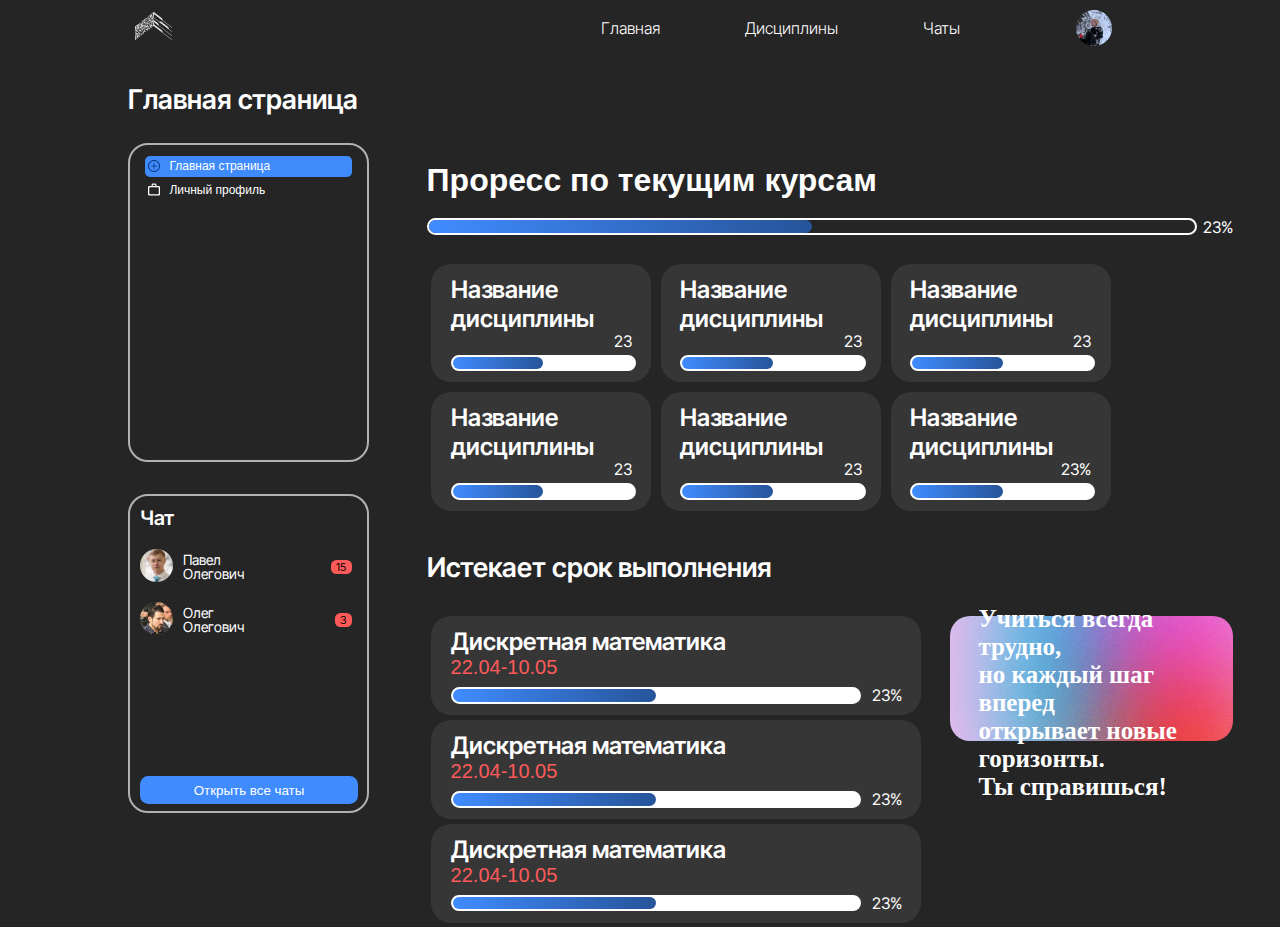
<file: src/main/resources/templates/index.html>
<!DOCTYPE html>
<html lang="en">
<head>
    <meta charset="UTF-8">
    <meta name="viewport" content="width=device-width, initial-scale=1.0">
    <link href='https://fonts.googleapis.com/css?family=Inter Tight' rel='stylesheet'>
    <link rel="stylesheet" type="text/css" href="css/style.css">
    <link href="https://db.onlinewebfonts.com/c/261bd41f743f968436b6709532d4343e?family=PP+Pangram+Sans+Rounded+Medium"
          rel="stylesheet">
    <title>Document</title>

</head>
<body>
<div class="head">
    <div class="head container">
        <div class="head_logo">
            <img src="img/ЛОГО.png" alt="" width="100%">

        </div>
        <div class="head_right">
            <div class="head_links">
                <div><a href="index">Главная</a></div>
                <div><a href="/disciplines">Дисциплины</a></div>
                <div><a href="/chat">Чаты</a></div>
            </div>
            <button class="head_profile" onclick="window.location.href='/profile'">
                <img src="img/Ellipse 2.png" alt="">
            </button>
        </div>
    </div>
</div>

<div class="main_container">
    <div class="title">Главная страница</div>
    <div class="display_flex">
        <div>
            <div class="left_block">
                <div class="left_block_cont">
                    <div class="left_block_row active">
                        <div class="left_block_row_img">
                            <img src="img/Иконка создать услугу синяя.png" alt="" width="100%">
                        </div>
                        <div class="left_block_row_title">
                            <a class="left_block_row_text" href="/index">Главная страница</a>
                        </div>
                    </div>
                    <div class="left_block_row">
                        <div class="left_block_row_img">
                            <img src="img/Page-1.png" alt="" width="100%">
                        </div>
                        <div class="left_block_row_title">
                            <a class="left_block_row_text" href="/profile">Личный профиль</a>
                        </div>
                    </div>
                </div>
            </div>
            <div class="left_block">
                <div class="left_block_cont">
                    <div class="title3">Чат</div>
                    <div class="display_flex left">
                        <div class="left_profile_img">
                            <img src="img/Ellipse 6@2x.png" width="100%" alt="">
                        </div>
                        <div class="display_flex name">
                            <div class="left_profile_name">
                                Павел <br> Олегович
                            </div>
                            <div class="left_profile_count">
                                15
                            </div>
                        </div>
                    </div>
                    <div class="display_flex left">
                        <div class="left_profile_img">
                            <img src="img/Ellipse 6.png" width="100%" alt="">
                        </div>
                        <div class="display_flex name">
                            <div class="left_profile_name">
                                Олег <br> Олегович
                            </div>
                            <div class="left_profile_count">
                                3
                            </div>
                        </div>
                    </div>
                    <button class="left_button"><a href="/chat">Открыть все чаты</a></button>
                </div>
            </div>
        </div>
        <div class="main_block">
            <div class="title2">Проресс по текущим курсам</div>
            <div class="progress">
                <div class="helth_line">
                    <div class="helth_line_line"></div>
                </div>
                <div class="helth_line_count">
                    23%
                </div>
            </div>

            <div class="home_main_blocks">
                <div class="home_main_block_el">
                    <div class="home_main_block_el_cont">
                        <div class="home_main_block_el_title">
                            Название дисциплины
                        </div>
                        <div class="scale_count">
                            23
                        </div>
                        <div class="scale_of">
                            <div class="scale_graph"></div>
                        </div>
                    </div>
                </div>

                <div class="home_main_block_el">
                    <div class="home_main_block_el_cont">
                        <div class="home_main_block_el_title">
                            Название дисциплины
                        </div>
                        <div class="scale_count">
                            23
                        </div>
                        <div class="scale_of">
                            <div class="scale_graph"></div>
                        </div>
                    </div>
                </div>
                <div class="home_main_block_el">
                    <div class="home_main_block_el_cont">
                        <div class="home_main_block_el_title">
                            Название дисциплины
                        </div>
                        <div class="scale_count">
                            23
                        </div>
                        <div class="scale_of">
                            <div class="scale_graph"></div>
                        </div>
                    </div>
                </div>
                <div class="home_main_block_el">
                    <div class="home_main_block_el_cont">
                        <div class="home_main_block_el_title">
                            Название дисциплины
                        </div>
                        <div class="scale_count">
                            23
                        </div>
                        <div class="scale_of">
                            <div class="scale_graph"></div>
                        </div>
                    </div>
                </div>
                <div class="home_main_block_el">
                    <div class="home_main_block_el_cont">
                        <div class="home_main_block_el_title">
                            Название дисциплины
                        </div>
                        <div class="scale_count">
                            23
                        </div>
                        <div class="scale_of">
                            <div class="scale_graph"></div>
                        </div>
                    </div>
                </div>
                <div class="home_main_block_el">
                    <div class="home_main_block_el_cont">
                        <div class="home_main_block_el_title">
                            Название дисциплины
                        </div>
                        <div class="scale_count">
                            23%
                        </div>
                        <div class="scale_of">
                            <div class="scale_graph"></div>
                        </div>
                    </div>
                </div>
            </div>
            <div class="title">Истекает срок выполнения</div>

            <div class="delays_block">
                <div class="display_flex">
                    <div class="delays_block_elements">
                        <div class="home_main_block_el delay">
                            <div class="home_main_block_el_cont">
                                <div class="home_main_block_el_title">
                                    Дискретная математика
                                </div>
                                <div class="delay_date">22.04-10.05</div>
                                <div class="progress delay">
                                    <div class="scale_of delay">
                                        <div class="helth_line_line"></div>
                                    </div>
                                    <div class="helth_line_count">
                                        23%
                                    </div>
                                </div>
                            </div>
                        </div>
                        <div class="home_main_block_el delay">
                            <div class="home_main_block_el_cont">
                                <div class="home_main_block_el_title">
                                    Дискретная математика
                                </div>
                                <div class="delay_date">22.04-10.05</div>
                                <div class="progress delay">
                                    <div class="scale_of delay">
                                        <div class="helth_line_line"></div>
                                    </div>
                                    <div class="helth_line_count">
                                        23%
                                    </div>
                                </div>

                            </div>
                        </div>
                        <div class="home_main_block_el delay">
                            <div class="home_main_block_el_cont delay">
                                <div class="home_main_block_el_title">
                                    Дискретная математика
                                </div>
                                <div class="delay_date">22.04-10.05</div>
                                <div class="progress delay">
                                    <div class="scale_of delay">
                                        <div class="helth_line_line"></div>
                                    </div>
                                    <div class="helth_line_count">
                                        23%
                                    </div>
                                </div>

                            </div>
                        </div>
                    </div>
                    <div class="delays_block_right">
                        <div class="delays_block_img_text">Учиться всегда трудно,<br>но каждый шаг вперед <br>открывает
                            новые горизонты. <br>
                            Ты справишься!
                        </div>
                        <img class="delay_img" src="img/noisy-gradients.png" alt="" width="100%">
                    </div>
                </div>

            </div>
        </div>


    </div>

</div>

</body>
</html>
</file>
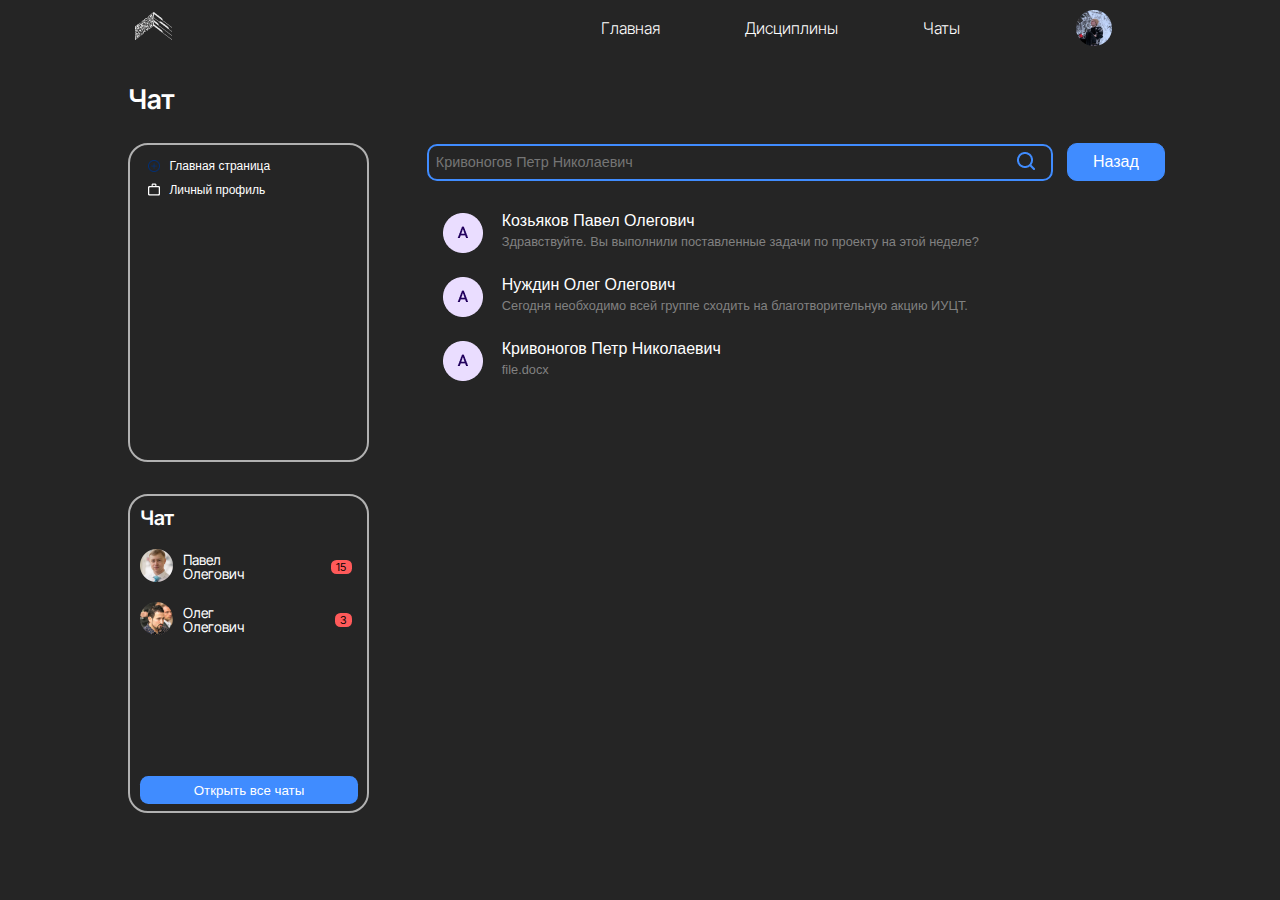
<file: src/main/resources/templates/chat.html>
<!DOCTYPE html>
<html lang="en">
<head>
    <meta charset="UTF-8">
    <meta name="viewport" content="width=device-width, initial-scale=1.0">
    <link href='https://fonts.googleapis.com/css?family=Inter Tight' rel='stylesheet'>
    <link rel="stylesheet" type="text/css" href="css/style.css">
    <link href="https://db.onlinewebfonts.com/c/261bd41f743f968436b6709532d4343e?family=PP+Pangram+Sans+Rounded+Medium"
          rel="stylesheet">
    <title>Document</title>

</head>
<body>
<div class="head">
    <div class="head container">
        <div class="head_logo">
            <img src="img/ЛОГО.png" alt="" width="100%">

        </div>
        <div class="head_right">
            <div class="head_links">
                <div><a href="index">Главная</a></div>
                <div><a href="/disciplines">Дисциплины</a></div>
                <div><a href="/chat">Чаты</a></div>
            </div>
            <button class="head_profile" onclick="window.location.href='/profile'">
                <img src="img/Ellipse 2.png" alt="">
            </button>
        </div>
    </div>
</div>

<div class="main_container">
    <div class="title">Чат</div>
    <div class="display_flex">
        <div>
            <div class="left_block">
                <div class="left_block_cont">
                    <button class="left_block_row">
                        <div class="left_block_row_img">
                            <img src="img/Иконка создать услугу синяя.png" alt="" width="100%">
                        </div>
                        <div class="left_block_row_title">
                            <a class="left_block_row_text" href="/index">Главная страница</a>
                        </div>
                    </button>
                    <button class="left_block_row">
                        <div class="left_block_row_img">
                            <img src="img/Page-1.png" alt="" width="100%">
                        </div>
                        <div class="left_block_row_title">
                            <a class="left_block_row_text" href="/profile">Личный профиль</a>
                        </div>
                    </button>
                </div>
            </div>
            <div class="left_block">
                <div class="left_block_cont">
                    <div class="title3">Чат</div>
                    <div class="display_flex left">
                        <div class="left_profile_img">
                            <img src="img/Ellipse 6@2x.png" width="100%" alt="">
                        </div>
                        <div class="display_flex name">
                            <div class="left_profile_name">
                                Павел <br> Олегович
                            </div>
                            <div class="left_profile_count">
                                15
                            </div>
                        </div>
                    </div>
                    <div class="display_flex left">
                        <div class="left_profile_img">
                            <img src="img/Ellipse 6.png" width="100%" alt="">
                        </div>
                        <div class="display_flex name">
                            <div class="left_profile_name">
                                Олег <br> Олегович
                            </div>
                            <div class="left_profile_count">
                                3
                            </div>
                        </div>
                    </div>
                    <button class="left_button"><a href="/chat">Открыть все чаты</a></button>
                </div>
            </div>
        </div>
        <div class="main_block">
            <div class="middle_cont_df">
                <div class="search_bar">
                    <input class="search_input" type="text" placeholder="Кривоногов Петр Николаевич">
                    <button class="search_icon"><img src="img/Иконка поиск.png" alt=""></button>
                </div>

                <button class="disc_button_el active"><a href="/index">Назад</a></button>
            </div>
            <div class="people_list">
                <a class="people_el" href="">
                    <img class="people_img" src="img/Monogram.png" width="100%">
                    <div class="people_right">
                        <div class="people_right_title">Козьяков Павел Олегович</div>
                        <div class="people_right_desc">Здравствуйте. Вы выполнили поставленные задачи по проекту на этой
                            неделе?
                        </div>
                    </div>
                </a>
                <a class="people_el" href="">
                    <img class="people_img" src="img/Monogram.png" width="100%">
                    <div class="people_right">
                        <div class="people_right_title">Нуждин Олег Олегович</div>
                        <div class="people_right_desc">Сегодня необходимо всей группе сходить на благотворительную акцию
                            ИУЦТ.
                        </div>
                    </div>
                </a>
                <a class="people_el" href="">
                    <img class="people_img" src="img/Monogram.png" width="100%">
                    <div class="people_right">
                        <div class="people_right_title">Кривоногов Петр Николаевич</div>
                        <div class="people_right_desc">file.docx</div>
                    </div>
                </a>
            </div>
        </div>

    </div>

</div>

</body>
</html>
</file>
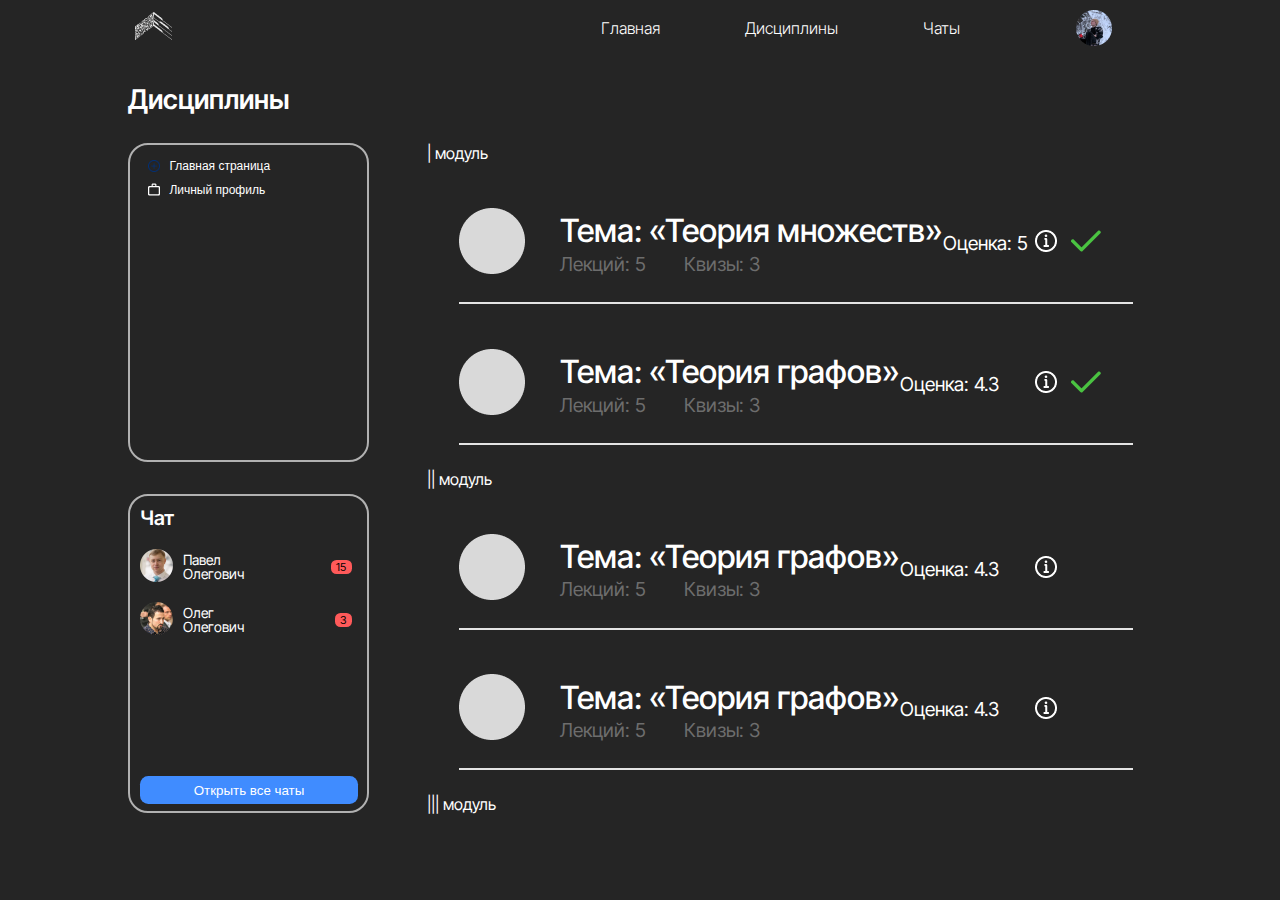
<file: src/main/resources/templates/disc_mathematics.html>
<!DOCTYPE html>
<html lang="en">
<head>
    <meta charset="UTF-8">
    <meta name="viewport" content="width=device-width, initial-scale=1.0">
    <link href='https://fonts.googleapis.com/css?family=Inter Tight' rel='stylesheet'>
    <link rel="stylesheet" type="text/css" href="css/style.css">
    <link href="https://db.onlinewebfonts.com/c/261bd41f743f968436b6709532d4343e?family=PP+Pangram+Sans+Rounded+Medium"
          rel="stylesheet">
    <title>Document</title>

</head>
<body>
<div class="head">
    <div class="head container">
        <div class="head_logo">
            <img src="img/ЛОГО.png" alt="" width="100%">

        </div>
        <div class="head_right">
            <div class="head_links">
                <div><a href="index">Главная</a></div>
                <div><a href="/disciplines">Дисциплины</a></div>
                <div><a href="/chat">Чаты</a></div>
            </div>
            <button class="head_profile" onclick="window.location.href='/profile'">
                <img src="img/Ellipse 2.png" alt="">
            </button>
        </div>
    </div>
</div>

<div class="main_container">
    <div class="title">Дисциплины</div>
    <div class="display_flex">
        <div>
            <div class="left_block">
                <div class="left_block_cont">
                    <div class="left_block_row">
                        <div class="left_block_row_img">
                            <img src="img/Иконка создать услугу синяя.png" alt="" width="100%">
                        </div>
                        <div class="left_block_row_title">
                            <a class="left_block_row_text" href="/index">Главная страница</a>
                        </div>
                    </div>
                    <div class="left_block_row">
                        <div class="left_block_row_img">
                            <img src="img/Page-1.png" alt="" width="100%">
                        </div>
                        <div class="left_block_row_title">
                            <a class="left_block_row_text" href="/profile">Личный профиль</a>
                        </div>
                    </div>
                </div>
            </div>
            <div class="left_block">
                <div class="left_block_cont">
                    <div class="title3">Чат</div>
                    <div class="display_flex left">
                        <div class="left_profile_img">
                            <img src="img/Ellipse 6@2x.png" width="100%" alt="">
                        </div>
                        <div class="display_flex name">
                            <div class="left_profile_name">
                                Павел <br> Олегович
                            </div>
                            <div class="left_profile_count">
                                15
                            </div>
                        </div>
                    </div>
                    <div class="display_flex left">
                        <div class="left_profile_img">
                            <img src="img/Ellipse 6.png" width="100%" alt="">
                        </div>
                        <div class="display_flex name">
                            <div class="left_profile_name">
                                Олег <br> Олегович
                            </div>
                            <div class="left_profile_count">
                                3
                            </div>
                        </div>
                    </div>
                    <button class="left_button"><a href="/chat">Открыть все чаты</a></button>
                </div>
            </div>
        </div>
        <div class="main_block">
            | модуль
            <div class="disc_block disc">
                <div class="display_flex disc">
                    <div class="disc_img">
                        <img src="img/Ellipse 5.png" alt="" width="100%">
                    </div>
                    <div class="disc_right">
                        <div class="disc_right_title">Тема: «Теория множеств»</div>
                        <div class="disc_right_title_info">
                            <div class="disc_right_title_info_sem">Лекций: 5</div>
                            <div class="disc_right_title_info_sem">Квизы: 3</div>
                        </div>
                    </div>
                    <div class="grade">Оценка: 5</div>
                    <div class="disc_right_info flex">
                        <button class="toggleButton"><img src="img/info.png" width="100%"></button>
                        <button class="toggleButton"><img src="img/check-small.png" width="100%"></button>

                    </div>

                </div>
            </div>
            <div class="disc_block disc">
                <div class="display_flex disc">
                    <div class="disc_img">
                        <img src="img/Ellipse 5.png" alt="" width="100%">
                    </div>
                    <div class="disc_right">
                        <div class="disc_right_title">Тема: «Теория графов»</div>
                        <div class="disc_right_title_info">
                            <div class="disc_right_title_info_sem">Лекций: 5</div>
                            <div class="disc_right_title_info_sem">Квизы: 3</div>
                        </div>
                    </div>
                    <div class="grade">Оценка: 4.3</div>
                    <div class="disc_right_info flex">
                        <button class="toggleButton"><img src="img/info.png" width="100%"></button>
                        <button class="toggleButton"><img src="img/check-small.png" width="100%"></button>
                    </div>

                </div>
            </div>
            || модуль
            <div class="disc_block disc">
                <div class="display_flex disc">
                    <div class="disc_img">
                        <img src="img/Ellipse 5.png" alt="" width="100%">
                    </div>
                    <div class="disc_right">
                        <div class="disc_right_title">Тема: «Теория графов»</div>
                        <div class="disc_right_title_info">
                            <div class="disc_right_title_info_sem">Лекций: 5</div>
                            <div class="disc_right_title_info_sem">Квизы: 3</div>
                        </div>
                    </div>
                    <div class="grade">Оценка: 4.3</div>

                    <div class="disc_right_info flex">

                        <button class="toggleButton"><img src="img/info.png" width="100%"></button>
                    </div>

                </div>
            </div>
            <div class="disc_block disc">
                <div class="display_flex disc">
                    <div class="disc_img">
                        <img src="img/Ellipse 5.png" alt="" width="100%">
                    </div>
                    <div class="disc_right">
                        <div class="disc_right_title">Тема: «Теория графов»</div>
                        <div class="disc_right_title_info">
                            <div class="disc_right_title_info_sem">Лекций: 5</div>
                            <div class="disc_right_title_info_sem">Квизы: 3</div>
                        </div>
                    </div>
                    <div class="grade">Оценка: 4.3</div>
                    <div class="disc_right_info flex">

                        <button class="toggleButton"><img src="img/info.png" width="100%"></button>
                    </div>

                </div>
            </div>
            ||| модуль

        </div>

    </div>

</div>

</body>
</html>
</file>
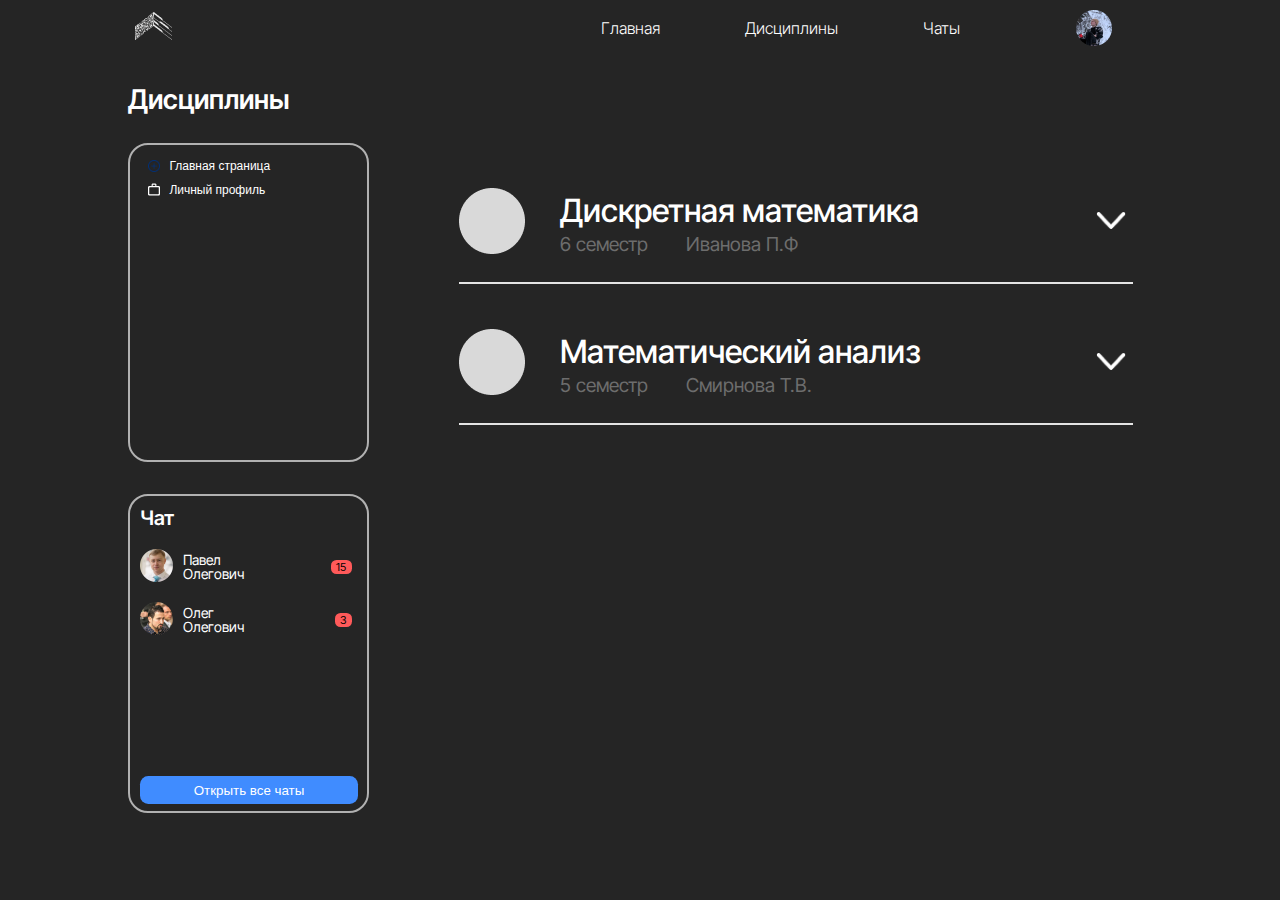
<file: src/main/resources/templates/disciplines.html>
<!DOCTYPE html>
<html lang="en">
<head>
    <meta charset="UTF-8">
    <meta name="viewport" content="width=device-width, initial-scale=1.0">
    <link href='https://fonts.googleapis.com/css?family=Inter Tight' rel='stylesheet'>
    <link rel="stylesheet" type="text/css" href="css/style.css">
    <link href="https://db.onlinewebfonts.com/c/261bd41f743f968436b6709532d4343e?family=PP+Pangram+Sans+Rounded+Medium"
          rel="stylesheet">
    <title>Document</title>

</head>
<body>
<div class="head">
    <div class="head container">
        <div class="head_logo">
            <img src="img/ЛОГО.png" alt="" width="100%">

        </div>
        <div class="head_right">
            <div class="head_links">
                <div><a href="index">Главная</a></div>
                <div><a href="/disciplines">Дисциплины</a></div>
                <div><a href="/chat">Чаты</a></div>
            </div>
            <button class="head_profile" onclick="window.location.href='/profile'">
                <img src="img/Ellipse 2.png" alt="">
            </button>
        </div>
    </div>
</div>

<div class="main_container">
    <div class="title">Дисциплины</div>
    <div class="display_flex">
        <div>
            <div class="left_block">
                <div class="left_block_cont">
                    <div class="left_block_row">
                        <div class="left_block_row_img">
                            <img src="img/Иконка создать услугу синяя.png" alt="" width="100%">
                        </div>
                        <div class="left_block_row_title">
                            <a class="left_block_row_text" href="/index">Главная страница</a>
                        </div>
                    </div>
                    <div class="left_block_row">
                        <div class="left_block_row_img">
                            <img src="img/Page-1.png" alt="" width="100%">
                        </div>
                        <div class="left_block_row_title">
                            <a class="left_block_row_text" href="/profile">Личный профиль</a>
                        </div>
                    </div>
                </div>
            </div>
            <div class="left_block">
                <div class="left_block_cont">
                    <div class="title3">Чат</div>
                    <div class="display_flex left">
                        <div class="left_profile_img">
                            <img src="img/Ellipse 6@2x.png" width="100%" alt="">
                        </div>
                        <div class="display_flex name">
                            <div class="left_profile_name">
                                Павел <br> Олегович
                            </div>
                            <div class="left_profile_count">
                                15
                            </div>
                        </div>
                    </div>
                    <div class="display_flex left">
                        <div class="left_profile_img">
                            <img src="img/Ellipse 6.png" width="100%" alt="">
                        </div>
                        <div class="display_flex name">
                            <div class="left_profile_name">
                                Олег <br> Олегович
                            </div>
                            <div class="left_profile_count">
                                3
                            </div>
                        </div>
                    </div>
                    <button class="left_button"><a href="/chat">Открыть все чаты</a></button>
                </div>
            </div>
        </div>
        <div class="main_block">
            <div class="disc_block disc">
                <div class="display_flex disc">
                    <div class="disc_img">
                        <img src="img/Ellipse 5.png" alt="" width="100%">
                    </div>
                    <div class="disc_right">
                        <a class="disc_right_title" href="/disc_mathematics">Дискретная математика</a>
                        <div class="disc_right_title_info">
                            <div class="disc_right_title_info_sem">6 семестр</div>
                            <div class="disc_right_title_info_sem">Иванова П.Ф</div>
                        </div>
                    </div>
                    <div class="disc_right_info">
                        <button class="toggleButton" data-target="buttons1">
                            <img class="toggleImage" src="img/Vector3.png" width="100%">
                        </button>
                    </div>
                </div>
                <div class="disc_buttons" id="buttons1" style="display: none;">
                    <a class="disc_button_el active" href="/lections">Лекции</a>
                    <a class="disc_button_el active" href="/lections">Квизы</a>
                </div>
            </div>

            <div class="disc_block disc">
                <div class="display_flex disc">
                    <div class="disc_img">
                        <img src="img/Ellipse 5.png" alt="" width="100%">
                    </div>
                    <div class="disc_right">
                        <a class="disc_right_title" href="/disc_mathematics">Математический анализ</a>
                        <div class="disc_right_title_info">
                            <div class="disc_right_title_info_sem">5 семестр</div>
                            <div class="disc_right_title_info_sem">Смирнова Т.В.</div>
                        </div>
                    </div>
                    <div class="disc_right_info">
                        <button class="toggleButton" data-target="buttons2">
                            <img class="toggleImage" src="img/Vector3.png" width="100%">
                        </button>
                    </div>
                </div>
                <div class="disc_buttons" id="buttons2" style="display: none;">
                    <a class="disc_button_el active" href="/lections">Лекции</a>
                    <a class="disc_button_el active" href="/lections">Квизы</a>
                </div>
            </div>
        </div>

    </div>

</div>
<script>
    document.querySelectorAll('.toggleButton').forEach(button => {
        button.addEventListener('click', function () {
            const targetId = this.getAttribute('data-target'); // Получаем ID целевого блока
            const targetBlock = document.getElementById(targetId); // Находим соответствующий блок
            const toggleImage = this.querySelector('.toggleImage'); // Находим изображение внутри кнопки

            // Переключение видимости блока
            if (targetBlock.style.display === 'none' || targetBlock.style.display === '') {
                targetBlock.style.display = 'flex'; // Показать блок
                toggleImage.style.transform = 'rotate(180deg)'; // Вращение изображения
            } else {
                targetBlock.style.display = 'none'; // Скрыть блок
                toggleImage.style.transform = 'rotate(0deg)'; // Вернуть в исходное положение
            }
        });
    });

</script>
</body>
</html>
</file>
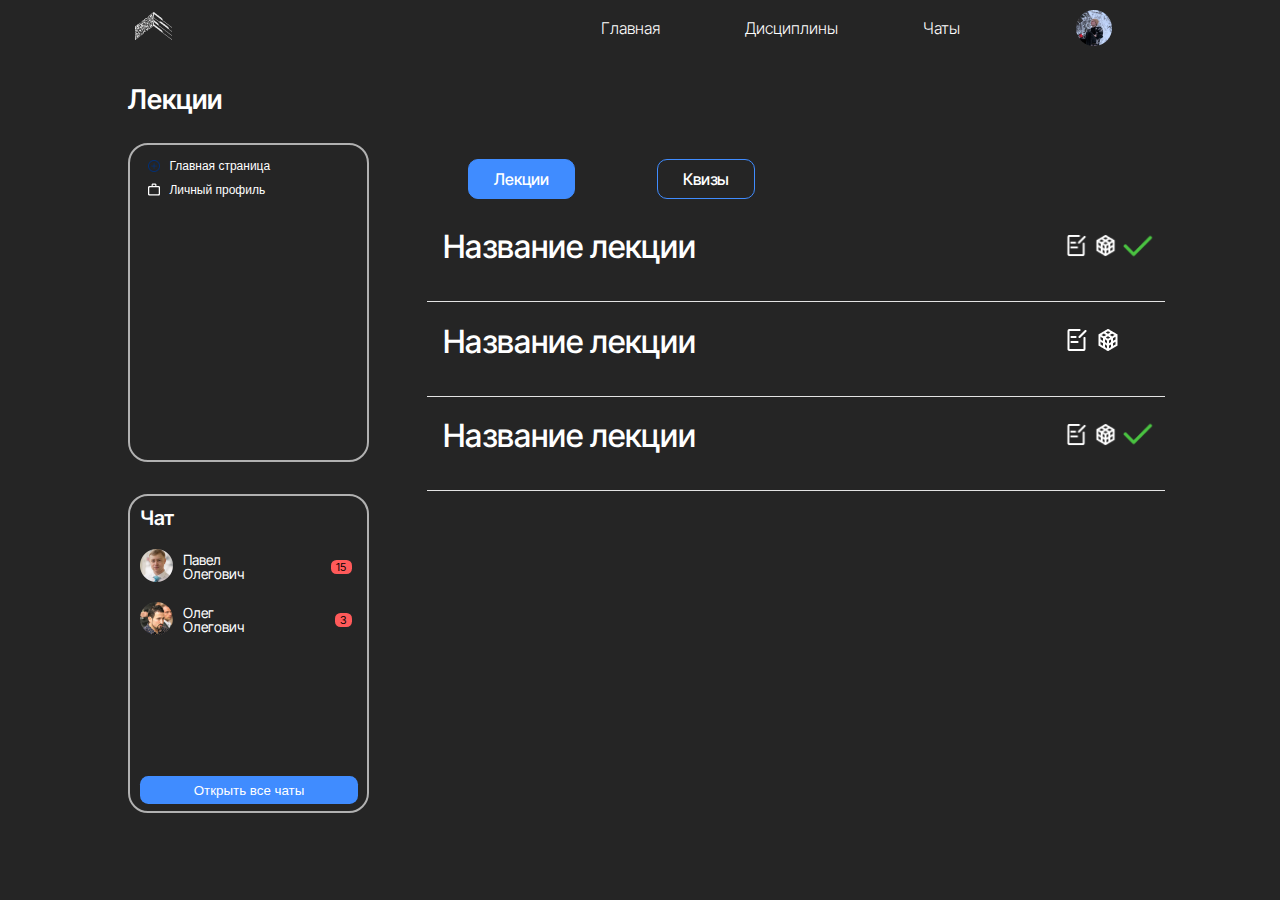
<file: src/main/resources/templates/lections.html>
<!DOCTYPE html>
<html lang="en">
<head>
    <meta charset="UTF-8">
    <meta name="viewport" content="width=device-width, initial-scale=1.0">
    <link href='https://fonts.googleapis.com/css?family=Inter Tight' rel='stylesheet'>
    <link rel="stylesheet" type="text/css" href="css/style.css">
    <link href="https://db.onlinewebfonts.com/c/261bd41f743f968436b6709532d4343e?family=PP+Pangram+Sans+Rounded+Medium"
          rel="stylesheet">
    <title>Document</title>

</head>
<body>
<div class="head">
    <div class="head container">
        <div class="head_logo">
            <img src="img/ЛОГО.png" alt="" width="100%">

        </div>
        <div class="head_right">
            <div class="head_links">
                <div><a href="index">Главная</a></div>
                <div><a href="/disciplines">Дисциплины</a></div>
                <div><a href="/chat">Чаты</a></div>
            </div>
            <button class="head_profile" onclick="window.location.href='/profile'">
                <img src="img/Ellipse 2.png" alt="">
            </button>
        </div>
    </div>
</div>

<div class="main_container">
    <div class="title">Лекции</div>
    <div class="display_flex">
        <div>
            <div class="left_block">
                <div class="left_block_cont">
                    <div class="left_block_row">
                        <div class="left_block_row_img">
                            <img src="img/Иконка создать услугу синяя.png" alt="" width="100%">
                        </div>
                        <div class="left_block_row_title">
                            <a class="left_block_row_text" href="/index">Главная страница</a>
                        </div>
                    </div>
                    <div class="left_block_row">
                        <div class="left_block_row_img">
                            <img src="img/Page-1.png" alt="" width="100%">
                        </div>
                        <div class="left_block_row_title">
                            <a class="left_block_row_text" href="/profile">Личный профиль</a>
                        </div>
                    </div>
                </div>
            </div>
            <div class="left_block">
                <div class="left_block_cont">
                    <div class="title3">Чат</div>
                    <div class="display_flex left">
                        <div class="left_profile_img">
                            <img src="img/Ellipse 6@2x.png" width="100%" alt="">
                        </div>
                        <div class="display_flex name">
                            <div class="left_profile_name">
                                Павел <br> Олегович
                            </div>
                            <div class="left_profile_count">
                                15
                            </div>
                        </div>
                    </div>
                    <div class="display_flex left">
                        <div class="left_profile_img">
                            <img src="img/Ellipse 6.png" width="100%" alt="">
                        </div>
                        <div class="display_flex name">
                            <div class="left_profile_name">
                                Олег <br> Олегович
                            </div>
                            <div class="left_profile_count">
                                3
                            </div>
                        </div>
                    </div>
                    <button class="left_button"><a href="/chat">Открыть все чаты</a></button>
                </div>
            </div>
        </div>
        <div class="main_block">
            <div class="main_buttons">
                <div class="disc_buttons lec">
                    <a class="disc_button_el active" href="/lections">Лекции</a>
                    <a class="disc_button_el" href="/quizes">Квизы</a>
                </div>
            </div>
            <div class="disc_block">
                <div class="display_flex disc">
                    <div class="disc_right">
                        <div class="disc_right_title">Название лекции</div>
                    </div>
                    <div class="disc_right_info flex">
                        <button class="toggleButton"><img src="img/edit-one.png" width="100%"></button>
                        <button class="toggleButton"><img src="img/cube.png" width="100%"></button>
                        <button class="toggleButton gal"><img src="img/check-small.png" width="100%"></button>
                    </div>
                </div>
                <div class="bor_bottom"></div>
            </div>
            <div class="disc_block">
                <div class="display_flex disc">
                    <div class="disc_right">
                        <div class="disc_right_title">Название лекции</div>
                    </div>
                    <div class="disc_right_info flex">
                        <button class="toggleButton"><img src="img/edit-one.png" width="100%"></button>
                        <button class="toggleButton"><img src="img/cube.png" width="100%"></button>
                    </div>
                </div>
                <div class="bor_bottom"></div>
            </div>
            <div class="disc_block">
                <div class="display_flex disc">
                    <div class="disc_right">
                        <div class="disc_right_title">Название лекции</div>
                    </div>
                    <div class="disc_right_info flex">
                        <button class="toggleButton"><img src="img/edit-one.png" width="100%"></button>
                        <button class="toggleButton"><img src="img/cube.png" width="100%"></button>
                        <button class="toggleButton gal"><img src="img/check-small.png" width="100%"></button>
                    </div>
                </div>
                <div class="bor_bottom"></div>
            </div>
        </div>
    </div>
</div>
</body>
</html>
</file>
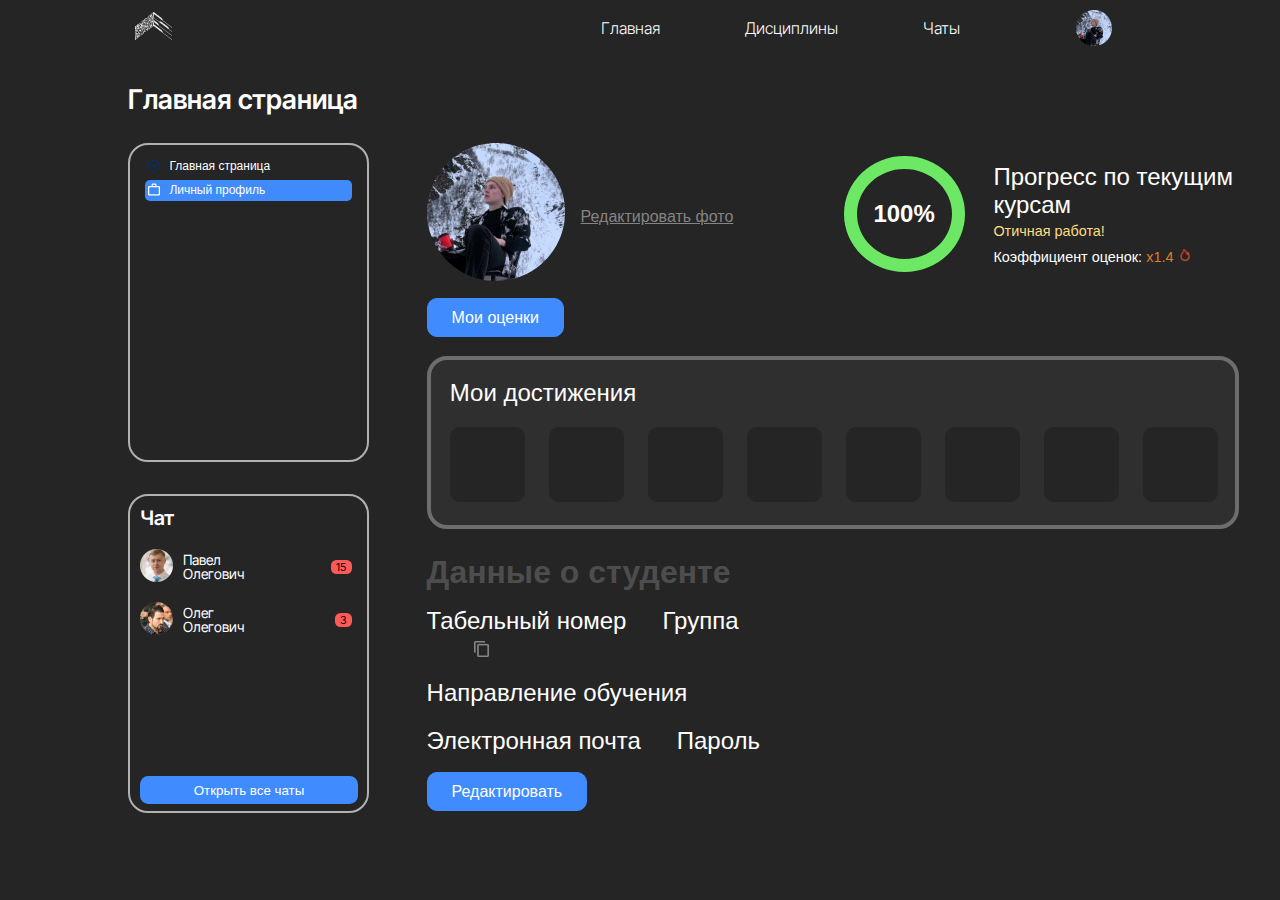
<file: src/main/resources/templates/profile.html>
<!DOCTYPE html>
<html lang="en">
<head>
    <meta charset="UTF-8">
    <meta name="viewport" content="width=device-width, initial-scale=1.0">
    <link href='https://fonts.googleapis.com/css?family=Inter Tight' rel='stylesheet'>
    <link rel="stylesheet" type="text/css" href="css/style.css">
    <link href="https://db.onlinewebfonts.com/c/261bd41f743f968436b6709532d4343e?family=PP+Pangram+Sans+Rounded+Medium"
          rel="stylesheet">
    <title>Document</title>

</head>
<body>
<div class="head">
    <div class="head container">
        <div class="head_logo">
            <img src="img/ЛОГО.png" alt="" width="100%">

        </div>
        <div class="head_right">
            <div class="head_links">
                <div><a href="index">Главная</a></div>
                <div><a href="/disciplines">Дисциплины</a></div>
                <div><a href="/chat">Чаты</a></div>
            </div>
            <button class="head_profile" onclick="window.location.href='/profile'">
                <img src="img/Ellipse 2.png" alt="">
            </button>
        </div>
    </div>
</div>

<div class="main_container">
    <div class="title">Главная страница</div>
    <div class="display_flex">
        <div>
            <div class="left_block">
                <div class="left_block_cont">
                    <div class="left_block_row">
                        <div class="left_block_row_img">
                            <img src="img/Иконка создать услугу синяя.png" alt="" width="100%">
                        </div>
                        <div class="left_block_row_title">
                            <a class="left_block_row_text" href="/index">Главная страница</a>
                        </div>
                    </div>
                    <div class="left_block_row active">
                        <div class="left_block_row_img">
                            <img src="img/Page-1.png" alt="" width="100%">
                        </div>
                        <div class="left_block_row_title">
                            <a class="left_block_row_text" href="/profile">Личный профиль</a>
                        </div>
                    </div>
                </div>
            </div>
            <div class="left_block">
                <div class="left_block_cont">
                    <div class="title3">Чат</div>
                    <div class="display_flex left">
                        <div class="left_profile_img">
                            <img src="img/Ellipse 6@2x.png" width="100%" alt="">
                        </div>
                        <div class="display_flex name">
                            <div class="left_profile_name">
                                Павел <br> Олегович
                            </div>
                            <div class="left_profile_count">
                                15
                            </div>
                        </div>
                    </div>
                    <div class="display_flex left">
                        <div class="left_profile_img">
                            <img src="img/Ellipse 6.png" width="100%" alt="">
                        </div>
                        <div class="display_flex name">
                            <div class="left_profile_name">
                                Олег <br> Олегович
                            </div>
                            <div class="left_profile_count">
                                3
                            </div>
                        </div>
                    </div>
                    <button class="left_button"><a href="/chat">Открыть все чаты</a></button>
                </div>
            </div>
        </div>
        <div class="main_block">
            <div class="top_bar">
                <div class="profile_info">
                    <div class="rofile_img">
                        <img src="img/Ellipse 3.png" alt="">
                    </div>
                    <div class="profile_info_info">
                        <div class="profile_info_name" id="username"></div>
                        <button class="edit_photo">Редактировать фото</button>
                    </div>
                </div>
                <div class="profile_scale">
                    <div class="circle_scale">
                        100%
                    </div>
                    <div class="profile_progress">
                        Прогресс по текущим <br>курсам
                        <div class="great_work">Отичная работа!</div>
                        <div class="grade_koef">
                            <div>Коэффициент оценок:</div>
                            <div class="x_grade">x1.4</div>
                            <div class="grade_img"><img src="img/fire.png" alt="" width="100%"></div>
                        </div>
                    </div>
                </div>
            </div>
            <button class="disc_button_el active mt"><a href="/index">Мои оценки</a></button>
            <div class="achivements">
                <div class="achivement_title">Мои достижения</div>
                <div class="achivement_block">
                    <div class="achivement_el"><img src="img/Rectangle 250.png" alt=""></div>
                    <div class="achivement_el"><img src="img/Rectangle 250.png" alt=""></div>
                    <div class="achivement_el"><img src="img/Rectangle 250.png" alt=""></div>
                    <div class="achivement_el"><img src="img/Rectangle 250.png" alt=""></div>
                    <div class="achivement_el"><img src="img/Rectangle 250.png" alt=""></div>
                    <div class="achivement_el"><img src="img/Rectangle 250.png" alt=""></div>
                    <div class="achivement_el"><img src="img/Rectangle 250.png" alt=""></div>
                    <div class="achivement_el"><img src="img/Rectangle 250.png" alt=""></div>
                    <div class="achivement_el"><img src="img/Rectangle 250.png" alt=""></div>
                    <button class="achivement_next_img"><img src="img/Vector.png" alt=""></button>
                </div>
            </div>
            <div class="student_data">Данные о студенте</div>
            <div class="display_flex">
                <div class="middle_cont">
                    <div class="middle_cont_title">Табельный номер</div>
                    <div class="middle_cont_df">
                        <div class="middle_cont_desc" id="number"></div>
                        <div class="middle_cont_img">
                            <button id="copy"><img src="img/Vector (1).png" alt=""></button>
                        </div>
                    </div>
                </div>
                <div class="middle_cont">
                    <div class="middle_cont_title">Группа</div>
                    <div class="middle_cont_desc" id="group"></div>
                </div>
            </div>
            <div class="display_flex">
                <div class="middle_cont">
                    <div class="middle_cont_title">Направление обучения</div>
                    <div class="middle_cont_desc" id="course"></div>
                </div>
            </div>
            <div class="display_flex">
                <div class="middle_cont">
                    <div class="middle_cont_title">Электронная почта</div>
                    <div class="middle_cont_desc" id="email"></div>
                </div>
                <div class="middle_cont">
                    <div class="middle_cont_title">Пароль</div>
                    <div class="middle_cont_desc" id="password"></div>
                </div>
            </div>
            <button class="disc_button_el active mt bt"><a href="/index">Редактировать</a></button>
        </div>
    </div>
</div>
</body>
</html>
</file>
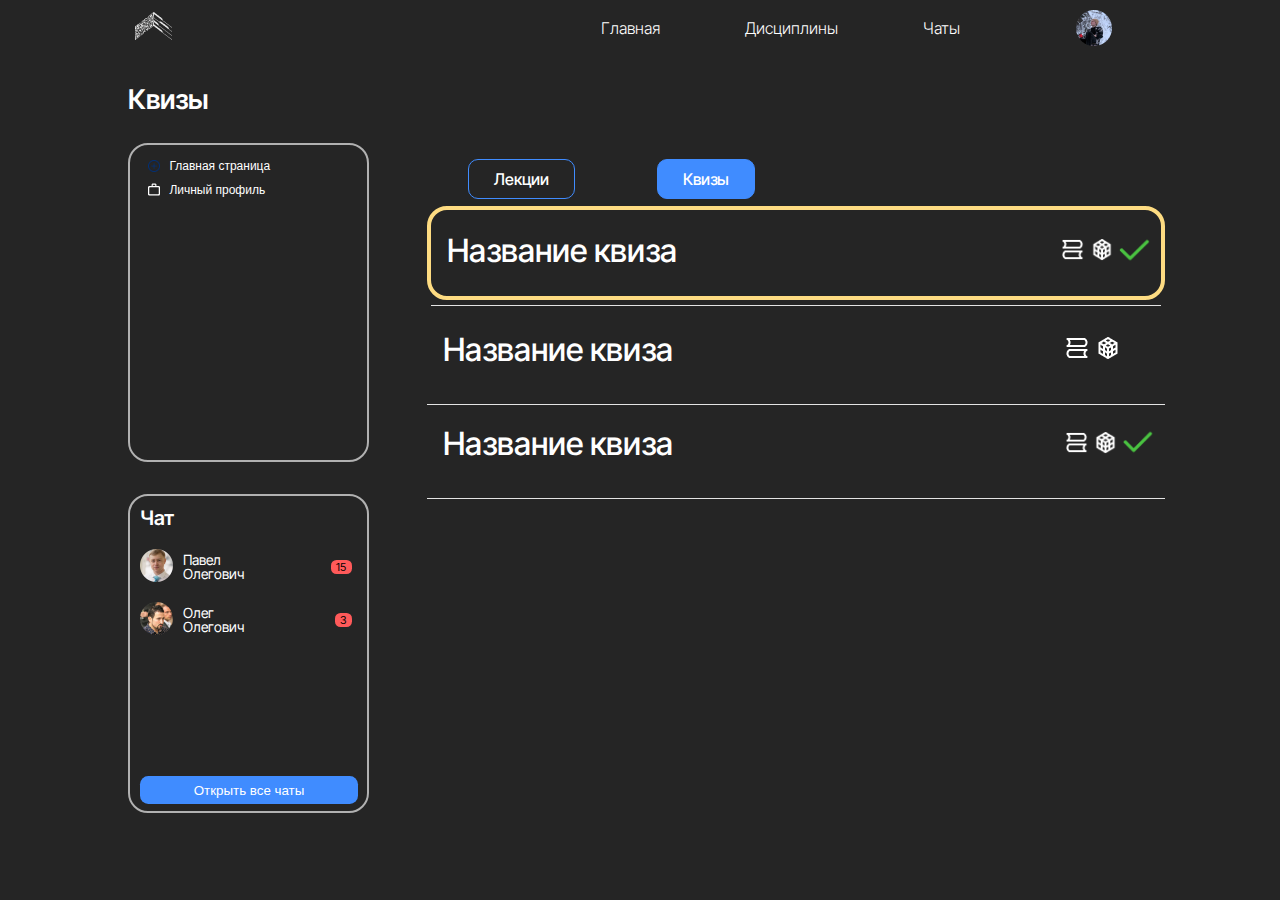
<file: src/main/resources/templates/quizes.html>
<!DOCTYPE html>
<html lang="en">
<head>
    <meta charset="UTF-8">
    <meta name="viewport" content="width=device-width, initial-scale=1.0">
    <link href='https://fonts.googleapis.com/css?family=Inter Tight' rel='stylesheet'>
    <link rel="stylesheet" type="text/css" href="css/style.css">
    <link href="https://db.onlinewebfonts.com/c/261bd41f743f968436b6709532d4343e?family=PP+Pangram+Sans+Rounded+Medium"
          rel="stylesheet">
    <title>Document</title>

</head>
<body>
<div class="head">
    <div class="head container">
        <div class="head_logo">
            <img src="img/ЛОГО.png" alt="" width="100%">
        </div>
        <div class="head_right">
            <div class="head_links">
                <div><a href="index">Главная</a></div>
                <div><a href="/disciplines">Дисциплины</a></div>
                <div><a href="/chat">Чаты</a></div>
            </div>
            <button class="head_profile" onclick="window.location.href='/profile'">
                <img src="img/Ellipse 2.png" alt="">
            </button>
        </div>
    </div>
</div>

<div class="main_container">
    <div class="title">Квизы</div>
    <div class="display_flex">
        <div>
            <div class="left_block">
                <div class="left_block_cont">
                    <div class="left_block_row">
                        <div class="left_block_row_img">
                            <img src="img/Иконка создать услугу синяя.png" alt="" width="100%">
                        </div>
                        <div class="left_block_row_title">
                            <a class="left_block_row_text" href="/index">Главная страница</a>
                        </div>
                    </div>
                    <div class="left_block_row">
                        <div class="left_block_row_img">
                            <img src="img/Page-1.png" alt="" width="100%">
                        </div>
                        <div class="left_block_row_title">
                            <a class="left_block_row_text" href="/profile">Личный профиль</a>
                        </div>
                    </div>
                </div>
            </div>
            <div class="left_block">
                <div class="left_block_cont">
                    <div class="title3">Чат</div>
                    <div class="display_flex left">
                        <div class="left_profile_img">
                            <img src="img/Ellipse 6@2x.png" width="100%" alt="">
                        </div>
                        <div class="display_flex name">
                            <div class="left_profile_name">
                                Павел <br> Олегович
                            </div>
                            <div class="left_profile_count">
                                15
                            </div>
                        </div>
                    </div>
                    <div class="display_flex left">
                        <div class="left_profile_img">
                            <img src="img/Ellipse 6.png" width="100%" alt="">
                        </div>
                        <div class="display_flex name">
                            <div class="left_profile_name">
                                Олег <br> Олегович
                            </div>
                            <div class="left_profile_count">
                                3
                            </div>
                        </div>
                    </div>
                    <button class="left_button"><a href="/chat">Открыть все чаты</a></button>
                </div>
            </div>
        </div>
        <div class="main_block">
            <div class="main_buttons">
                <div class="disc_buttons lec">
                    <a class="disc_button_el " href="/lections">Лекции</a>
                    <a class="disc_button_el active" href="/quizes">Квизы</a>
                </div>
            </div>
            <div class="disc_block practical">
                <div class="display_flex disc">
                    <div class="disc_right">
                        <div class="disc_right_title">Название квиза</div>
                    </div>
                    <div class="disc_right_info flex">
                        <button class="toggleButton"><img src="img/Group 89.png" width="100%"></button>
                        <button onclick="window.location.href='/test'" class="toggleButton"><img src="img/cube.png" width="100%"></button>
                        <button class="toggleButton gal"><img src="img/check-small.png" width="100%"></button>
                    </div>
                </div>
                <div class="bor_bottom"></div>
            </div>
            <div class="disc_block ">
                <div class="display_flex disc">
                    <div class="disc_right">
                        <div class="disc_right_title">Название квиза</div>
                    </div>
                    <div class="disc_right_info flex">
                        <button class="toggleButton"><img src="img/Group 89.png" width="100%"></button>
                        <button onclick="window.location.href='/test'" class="toggleButton"><img src="img/cube.png" width="100%"></button>
                    </div>
                </div>
                <div class="bor_bottom"></div>
            </div>
            <div class="disc_block ">
                <div class="display_flex disc ">
                    <div class="disc_right">
                        <div class="disc_right_title">Название квиза</div>
                    </div>
                    <div class="disc_right_info flex">
                        <button class="toggleButton"><img src="img/Group 89.png" width="100%"></button>
                        <button onclick="window.location.href='/test'" class="toggleButton"><img src="img/cube.png" width="100%"></button>
                        <button class="toggleButton gal"><img src="img/check-small.png" width="100%"></button>
                    </div>
                </div>
                <div class="bor_bottom"></div>
            </div>
        </div>
    </div>
</div>
</body>
</html>
</file>
<file: src/main/resources/templates/css/style.css>
body, 
html{
    font-family: 'Inter Tight';
    height: 100vh;
    margin: 0;
    padding: 0;
    background-color: rgba(37, 37, 37, 1);
    font-size: 62,5%;
    color: white;
}
html button{
    border:  none;
    background-color: inherit;
    cursor: pointer;
    padding: 0;
}
html a{
    text-decoration: none;
    color: white;
    cursor: pointer;
}
html button:active{
    border:  none;
    
}

.head{
    height: 3.5em;
    
    text-align: center;
    align-items: center;
    margin: 0 auto;
}

.head.container{
    
    display: flex;
    justify-content: space-around;
}

.head_logo{
    width: 2.3125em;
    margin-left: -5% ;
}

.head_links{
    width: 70%;
    display: flex;
    margin-left: 2em;
    justify-content: space-between;
}
.head_profile{
    margin-right: -10%;
    width: 15%;
    align-items: center;
    display: flex;
    justify-content: space-around;
}

.head_right{
    align-items: center;
    font-weight: 300;
    width: 40%;
    display: flex;
    justify-content: space-between;
}

.head_links a{
    text-decoration: none;
    color: white;
    
}
/*-------------------HEAD-----------------------*/

.title{
    font-size: 1.6875em;
    font-weight: 600;
    line-height: 2.041875em;
}
.main_container{
    margin-top: 1em;
    width: 90%;
    margin-left: 10%;
}

.left_block{
    width: 14.8125em;
    border: 2px solid rgba(177, 177, 177, 1);
    border-radius: 20px;
    height: 19.6875em;
    margin-bottom: 2em;
    position: relative;
}
.left_block_row{
    font-family: 'Roboto', sans-serif;
    width: 95%;
    margin: 0 auto;
    height: 1.8em;
    margin-top: .2em;
    border-radius: 5px;
    display: flex;
    text-align: left;
    
    font-weight: 500;
    align-items: center;
    font-size: 0.75em;
    line-height: 0.87875em;
   
}
.left_block_row.active{
    background-color: rgba(64, 139, 252, 1);
    color: rgba(0, 49, 122, 1);

}
.left_block_row_title{
    margin-left: 0.8em;
}



.left_block_input{
    height: 1.5em;
    margin-top: .4em;
    width: 95%;
    border-radius: 5px;
    outline: none;
}


.left_block_cont{
    padding:0.5em 0.625em ;
    
}

.left_block_row_img{
width:  0.8125em;
margin-left: .2em;
width: 1em;
}

.left_profile_img{
    width:  2.0625em;
}
.display_flex.left{
    margin: 0;
    margin-top: 1em;
    display: flex;
    align-items: center;
    position: relative;
   
}

.display_flex.name{
    margin-top: 0;
    align-items: center;
    display: flex;
    justify-content: space-around;
     
}
.left_profile_name{
    font-size:  0.875em;
    font-weight: 400;
    line-height:  1em;
    margin-left: .7em;
}

.left_profile_count{
    font-size:  0.6875em;
    font-weight: 400;
    line-height: 0.805625em;
    padding: .2em .5em;
    background-color: rgba(255, 90, 90, 1);
    color: black;
    border-radius: .5em;
    position: absolute;
    right: .5em;
    
}

.left_button{
    padding: .5em;
    background: rgba(64, 140, 255, 1);
    width: 92%;
    border-radius: 0.625em;
    text-align: center;
    position: absolute;
    bottom: .5em;
}
/*----------------------LEFT BLOCKS*/
.title2{
    font-size: 2em;
    font-weight: 600;
    line-height: 2.34375em;
    font-family: 'Roboto', sans-serif;
}
.title3{
    font-size:  1.25em;
    font-weight: 600;
    line-height: 1.423125em;
}
.main_block{
    width: 70%;
    margin-left: 5%;
    margin-right: 10%;
}
.display_flex{
    margin-top: 1em;
    display: flex;
}

.helth_line{
    display: flex;
    width: 100%;
}

.helth_line_line{
    height: 1.375em;
}
.home_main_block_el{
    width: 13.75em;
    background-color: rgba(54, 54, 54, 1);
    border-radius: 20px;
    margin: .3em;

}
.home_main_block_el_title{
    font-size: 1.5em;
    font-weight: 600;

}
.home_main_block_el_cont{
    padding: .7em 1.2em;
}
.home_main_blocks{
   display: flex;
   flex-direction: row;
   flex-wrap: wrap;
   margin: 1.5em 0;
}
.scale_of{
    margin-top: .5em;
    height: .8em;
    width: 100%;
    border: 2px solid white;
    border-radius: 10px;
    position: relative;
    background-color: white;
}
.scale_graph{
    position: absolute;
    bottom: 0;
    width: 50%;
    height: 100%;
    background: linear-gradient(90deg, #408CFF 0%, #265499 100%);
    transition: width 0.5s;
    border-radius: 10px;
}

.scale_count{
   
    margin: .1em 0;
    color: white;
    text-align:end; 
    line-height: .75em; 
}

.helth_line{
    height: .8em;
    width: 95%;
    border: 2px solid white;
    border-radius: 10px;
    position: relative;
    background-color: white;
    background: rgba(37, 37, 37, 1);
}

.helth_line_line{
    position: absolute;
    bottom: 0;
    width: 50%;
    height: 100%;
    background: linear-gradient(90deg, #408CFF 0%, #265499 100%);
    transition: width 0.5s;
    border-radius: 10px;
}
.helth_line_count{
   
    margin: .1em 0;
    color: white;
    text-align:end; 
    line-height: .75em; 
}
.progress{
    width: 100%;
    display: flex;
    justify-content: space-between;
    align-items: center;
}

.home_main_block_el.delay{
    width: 30.625em;
    

}

.scale_of.delay{
    margin-top: 0;
    width: 90%;
}

.progress.delay{
    margin-top: .5em;
}
.delay_date{
    font-family:"Roboto", sans-serif;
    font-weight: 500;
    font-size: 1.25em;
    color: rgba(255, 90, 90, 1);;
}
.delays_block_right{
    margin-left: 1.5em;
    width: 25em;
    height: 11.5625em;
    position: relative;
    border-radius: 20px;

}
.delay_img{
    margin-top: .3em;
    border-radius: 20px;
}
.delays_block_img_text{
    
    position: absolute;
    top: 50%;
    left: 50%;
    
    transform: translate(-50%, -50%);
    font-size: 1.5625em;
    font-weight: 800;
    width: 80%;
    font-family: "PP Pangram Sans Rounded Medium";
}
/*----------------------Disciplines*/

.disc_block{
    position: relative;
    margin-bottom: .5em;
    align-items: center;
    font-family: "Roboto, "serif;
    padding-top: .3em;
    padding-bottom: 1.5em;
}
.disc_block.disc{
    margin: 1.5em 2em;
    border-bottom: 0.125em solid rgba(228, 228, 228, 1);;
}


.disc_img{
    width: 4.125em;
    margin-right: 1.2em;
}
.disc_right_title{
    line-height:1.3em ;
    font-size: 2em;
    font-weight: 500;
    color: rgba(255, 255, 255, 1);
}
.disc_right_title_info{
    display: flex;

}

.disc_right{
    margin-left: 1em;
}
.disc_right_title_info_sem{
    font-size: 1.2em;
    font-weight: 400;
    line-height: 1.25em;
    color: rgba(109, 109, 109, 1);
    margin-right: 2em;
}
#toggleImage {
    transition: transform 0.5s; /* Добавление анимации трансформации */
}
.toggleButton{
    margin-left: .5em;
}
.toggleButton.gal{
    margin: 0;
}
.disc_right_info{
    position: absolute;
    right: 1%;
    text-align: end;
    width: 2.3em;
}
.disc_right_info.flex{
    width: 6.2em;
    display: flex;
    align-items: center;
}
.display_flex.disc{
align-items: center;

}
.disc_buttons{
    margin-top: 1em;
    display: flex;
    width: 50%;
    justify-content: space-around;
}
.disc_buttons.lec{
    margin-bottom: .4em;
}
.disc_button_el{
    font-family: "Roboto, "serif;
    font-weight: 500;
    font-size:  1em;
    color: white;
    padding: 1em;
    border: 1px solid rgba(64, 140, 255, 1);
    padding: 9px 25px;
    border-radius: 10px;
}
.disc_button_el.active{
    background-color: rgba(64, 140, 255, 1);
}
.disc_button_el.active:active{
    background-color: rgba(64, 140, 255, 1);
}
.disc_button_el:active{
    border: 1px solid transparent;
}
/*-------------------------LECTIONS*/

.main_buttons{
    width: 100%;
    display: flex;
    justify-content: space-between;
}

/*-------------------------PRACTICAL*/

.disc_block.practical{
    border: 4px solid rgba(254, 220, 130, 1);
    border-radius: 20px;
}

.bor_bottom{
    position: absolute;
    bottom: -12%;
    width: 100%;
    height: 1px;
    background-color:rgba(228, 228, 228, 1);
}
.grade{
    font-weight: 400;
    font-size: 1.2em;
}

/*-------------------------CHAT*/
.search_bar{
    width: 110%;
    height: 2.0625em;
    display: flex;
    align-items: center;
    position: relative;
    justify-content: space-between;
}

.search_input{
    width: 95%;
    height: 100%;
    border-radius: 10px;
    outline: none;
    border: 2px solid rgba(64, 140, 255, 1);
    background-color: inherit;
    font-family:"Roboto", sans-serif;
    font-weight: 400;
    font-size: .9em;
    padding: 0 .5em;
}

.search_icon{
    position: absolute;
    right: 5%;
}
.people_list{
    margin: 2em 1em;
}
.people_el{
    display: flex;
    margin-bottom: 1.5em;
}

.people_img{
    width: 2.5em;

}
.people_right{
    color: white;
    align-items: center;
    margin-left: 1.2em;
    line-height: 1em;
    font-size: 1em;
    font-weight: 400;
    font-family: "Roboto", sans-serif;
}
.people_right_desc{
    font-size: .8em;
    color: rgba(129, 129, 129, 1);;
    font-weight: 400;
    margin-top: .4em;
}
/*-------------------------PROFILE*/
.top_bar{
    display: flex;
    justify-content: space-between;
    align-items: center;

}
.profile_scale{
    display: flex;
    align-items: center;
}
.profile_img{
    width: 8.75em;

}
.profile_info{
    display: flex;
    align-items: center;
    
}
.profile_info_name{
    align-items: center;
    font-size: 2.2em;
    font-weight: 500;
    font-family: "Roboto", sans-serif;

}
.profile_info_info{
    margin-left: 1em;
   
}
.edit_photo{
    padding: 0;
    margin-top: .3em;
    align-items: center;
    font-size: 1em;
    font-weight: 400;
    font-family: "Roboto", sans-serif;
    text-decoration: underline;
    color: rgba(132, 132, 132, 1);
}
.disc_button_el.active.mt{
    margin-top: .8em;
    padding: .6em 1.5em;
}

.circle_scale{
    font-size: 1.5em;
    border-radius: 50%;
    padding: 1.3em .7em;
    border: 13.5px solid rgba(108, 232, 100, 1);
    font-weight: 900;
    font-family: "Roboto", sans-serif;
    

}
.profile_progress{
    font-size: 1.5em;
    font-weight: 500;
    font-family: "Roboto", sans-serif;
    margin-left: 1.2em;
     
}
.great_work{
    margin-top: .3em;
    color: rgba(254, 220, 130, 1);
    font-size: .6em;
    font-weight: 300;
    font-family: "Roboto", sans-serif;
    
}
.grade_koef{
    font-size: .6em;
    margin-top: .6em;
    font-weight: 500;
    font-family: "Roboto", sans-serif;
    display: flex;
    align-items: center;
    margin-right: .2em;
}
.x_grade{
    color: rgba(223, 126, 37, 1);
    margin-left: .3em;
}
.grade_img{
    margin-left: .3em;
    width: 1em;
}

.achivements{
    margin-top: 1.2em;
    padding: 1.2em;
    width: 95%;
    background-color: rgba(47, 47, 47, 1);
    border: .25em solid rgba(109, 109, 109, 1);
    border-radius: 20px;
}
.achivement_title{
    font-size: 1.5em;
    font-weight: 500;
    font-family: "Roboto", sans-serif;
}

.achivement_el{
    margin: 1.2em 1.5em 0 0;
    width: 4.6875em;
}
.achivement_block{
    display: flex;
    align-items: center;
}
.achivement_next_img{
    margin: 1.2em 1.5em 0 0;
    rotate: 270deg;
    width:  0.8em;
}
.student_data{
    margin-top: .8em;
    font-size: 2em;
    font-weight: 600;
    font-family: "Roboto", sans-serif;
    color: rgba(77, 77, 77, 1);
}

.middle_cont{
    margin-right: 1.5em;
    font-size: 1.5em;
    font-weight: 500;
    font-family: "Roboto", sans-serif;
}
.middle_cont_desc{
    margin-top: .2em;
    margin-right: 1.2em;
    font-size: .8em;
    font-weight: 400;
    font-family: "Roboto", sans-serif;
    color: rgba(109, 109, 109, 1);
    
}
.middle_cont_img{
    margin-left: 1em;
}
.middle_cont_df{
    display: flex;
    align-items: center;

}
.disc_button_el.active.mt.bt{
    margin-top: .8em;
    margin-bottom: 1.2em;

}
/*-------------------------ADD FILE DISC*/

.title4{
    font-size: 2em;
    font-weight: 500;
}

.title5{
    font-size: 1.25em;
    font-weight: 300;
    margin-top: .1em;
    margin-bottom: .8em;
    color: rgba(255, 255, 255, 1);
}
.title6{
    font-size: 1.25em;
    font-weight: 500;
    margin-bottom: .5em;
    font-weight: 300;
    color: rgba(255, 255, 255, 1);
}

.left_side{
    width: 75%;
}

.file_desc{
    font-style: 1em;
}
.title5.color{
    margin-top: .5em;
    font-weight: 500;
    color: rgba(136, 136, 136, 1);
}
.color_blue{
    color: rgba(151, 192, 255, 1);
}
.weight{
    font-weight: 600;
}
.attachment_el_name{
    margin-left: .4em;
    font-size: 1em;
    font-weight: 500;
    font-family: "Roboto", sans-serif;
}
.attachment_el{
    margin-bottom: .4em;
    border-radius: .5em;
    width: 100%;
    height: 1.5em;
    background-color: rgba(65, 65, 65, 1);
    border: 0.1875em solid rgba(84, 84, 84, 1);

}
.middle_cont_df.name{
    margin-right: .2em;
    line-height: 1.5em;
    justify-content: space-between;
    align-items: center;
}

.underline{
    align-items: center;
    padding: 0;
    height: 1em;
    text-decoration: underline;
    font-size: 1em;
    font-weight: 300;
    color: white;
    margin-bottom: .5em;
}

.middle_cont_df.mt{
    margin-top: 2em;
align-items: center;
justify-content: space-between;

}
.middle_cont_df.m{
    margin-left: .3em;
}
.attachments{
    margin-bottom: 1em ;
}
.no_padd{
    padding: 0;
}

/*-----------------------TEST----------------------*/

.test_container{
    position: relative;
    padding: 1.5em;
    width: 95%;
    margin: 0 auto;
    height: 25em;
    border: 0.25em solid rgba(254, 220, 130, 1);
    border-radius: 1.25em;
    background-color: rgba(47, 47, 47, 1);
}
.test{
    align-items: center;
    width: 70%;
    margin: 0 auto;
    
}
.rotate90{
    margin: 0 1em ;
    width: 1.5em;
    rotate: 90deg;
}
.rotate270{
    margin: 0 1em;
    width: 1.5em;
    rotate: 270deg;
}

.quiz_name{
    font-weight: 500;
    font-family: "Roboto", sans-serif;
    font-size: 1.25em;
    margin-bottom: 1em;
}

.disc_right_title.test{
    margin: 0;
    margin-bottom: .7em;
    font-weight: 500;
    font-family: "Roboto", sans-serif;

}
.test_left{
    width: 52%;
}

.test_right{
    text-align: right;
    width: 48%;

}
.file_desc.test{
    font-size: 1em;
    font-weight: 300;
}
.test_right_button{
    border-radius: 0.625em;
    font-size: 1em;
    font-family: "Roboto", sans-serif;
    font-weight: 500;
    margin: .2em 1em;
    width: auto;
    color: white;
    padding: .6em 2em;
    background-color: rgba(64, 140, 255, 1);
}

.test_right_button.on{
    background-color:rgba(74, 195, 65, 1);
}
.display_flex.jc{
    width: 92%;
    display: flex;
    bottom: 1.5em;
    position: absolute;
    justify-content: space-between;

}
.test_page{
    padding: .3em 1.2em;
    background-color:white;
    border-radius: .5em;
    font-size: 1em;
    color: black;
    font-weight: 500;
}
.test_page.time{

    padding: .3em 1.2em;
    border: 2px solid rgba(109, 109, 109, 1);
    background-color: rgba(65, 65, 65, 1) ;
    border-radius: .5em;
    font-size: 1em;
    color: rgba(243, 139, 139, 1);
    font-weight: 500;
}
</file>
